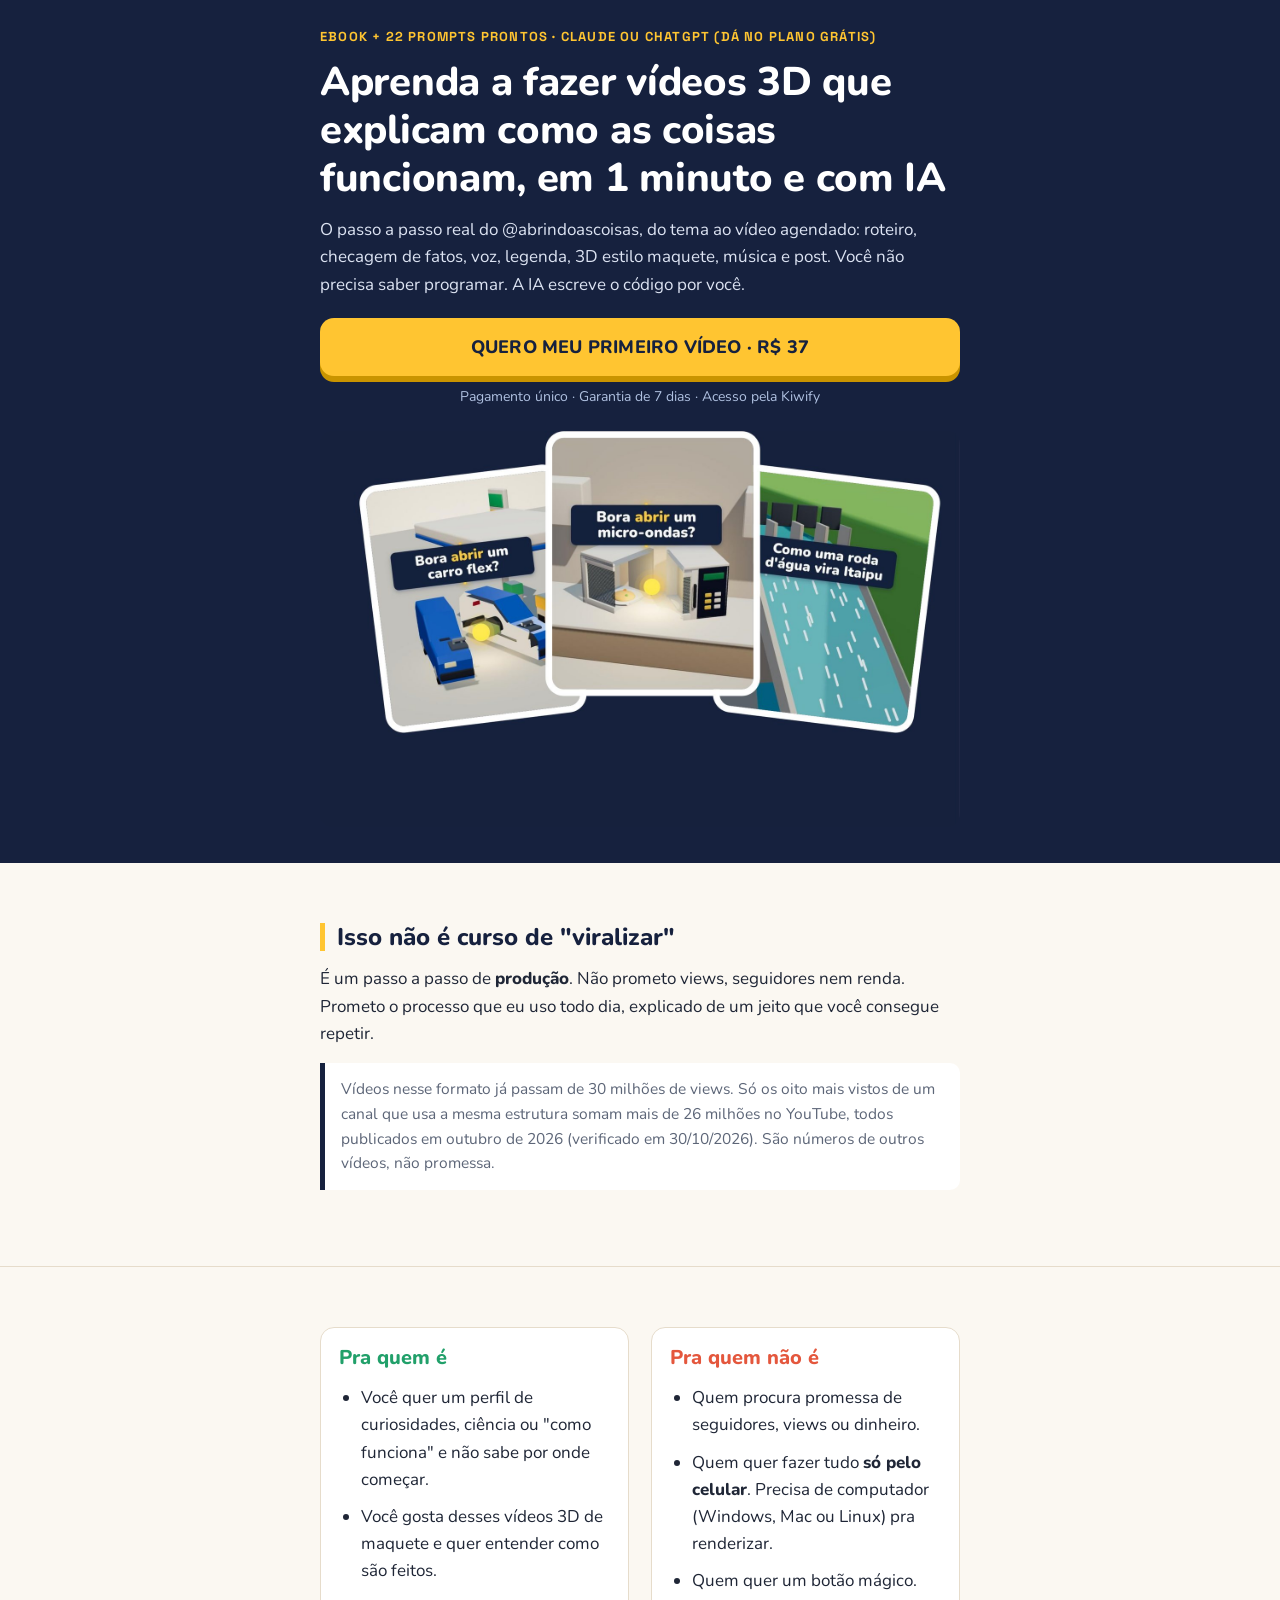
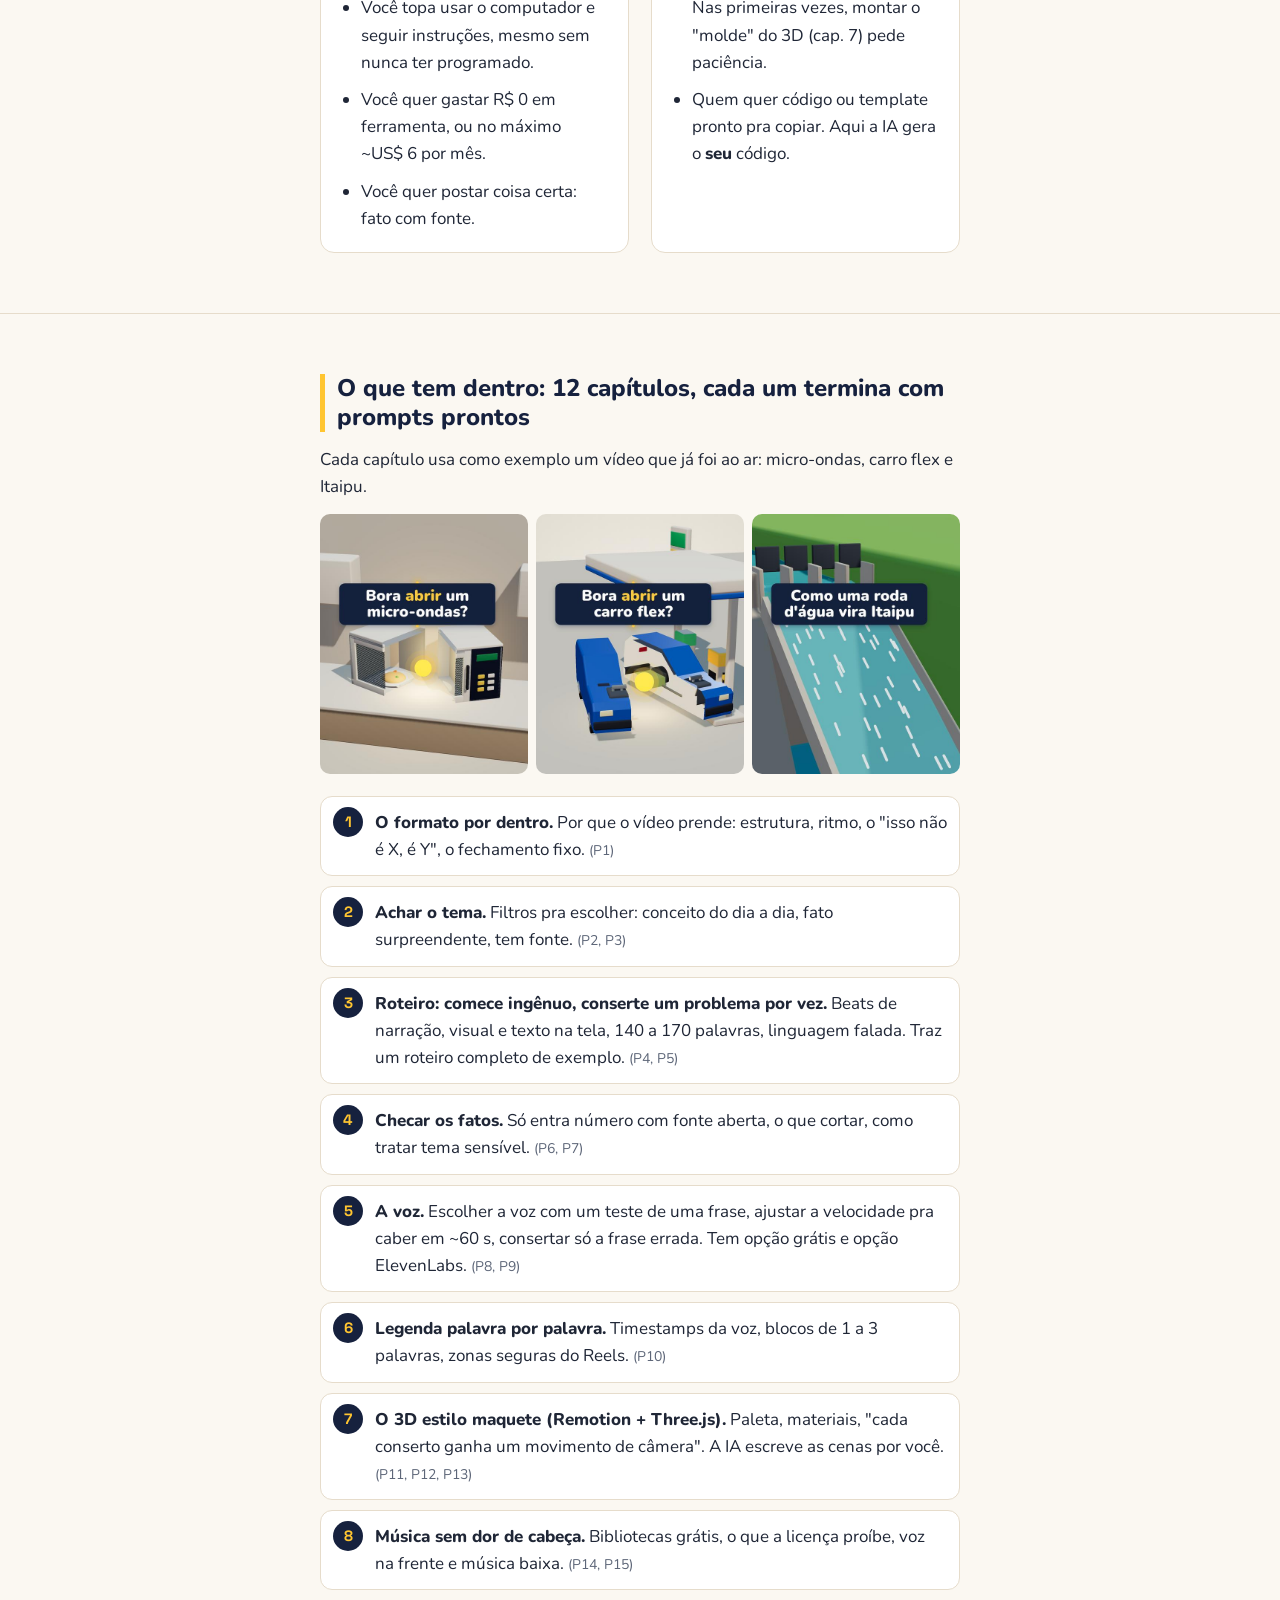
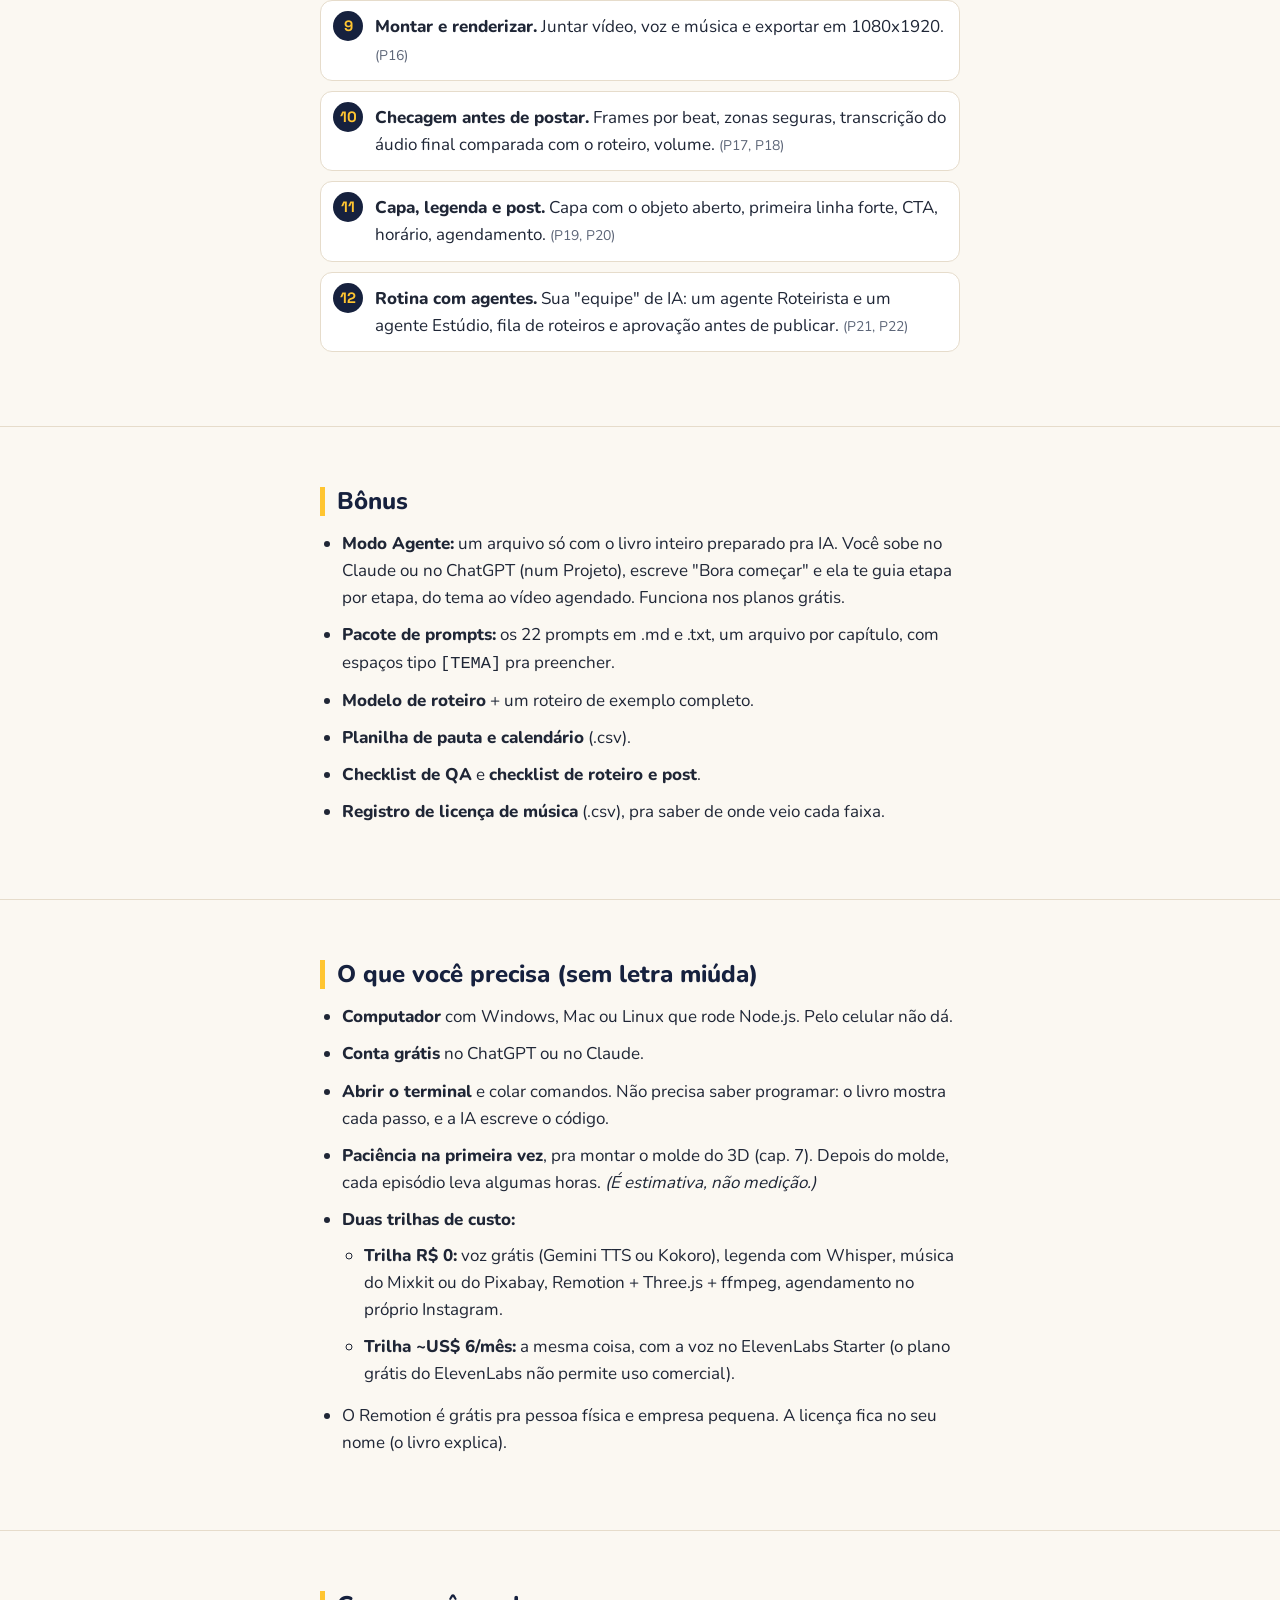
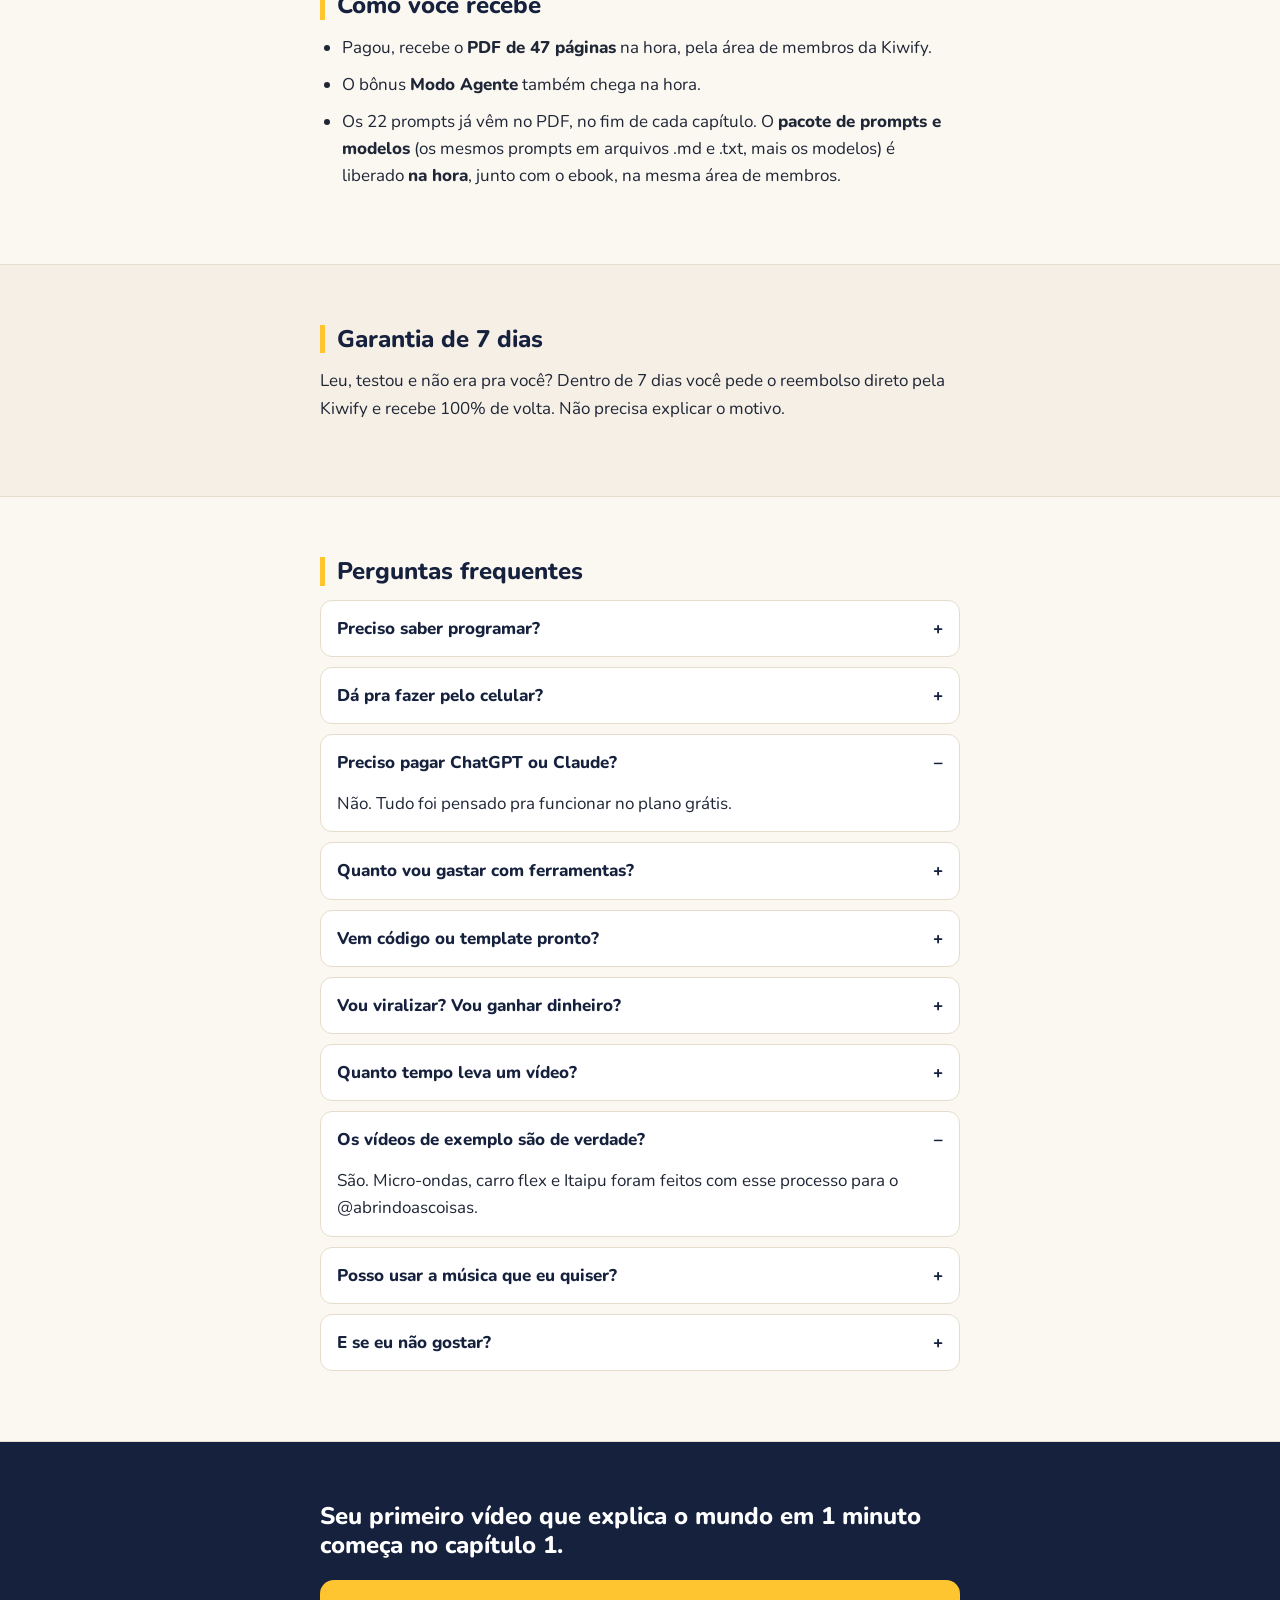
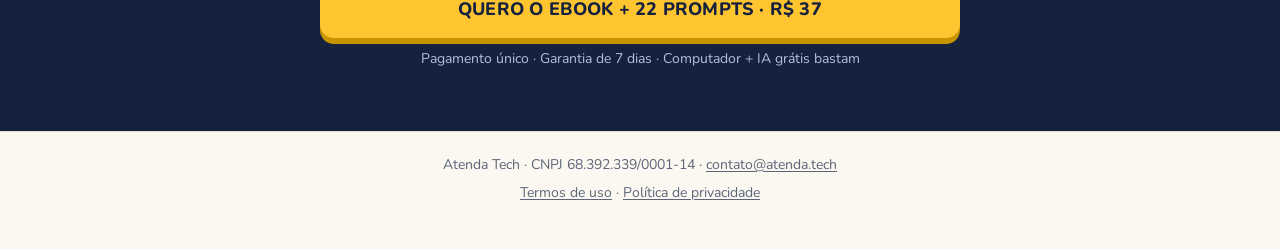
<file: index.html>
<!doctype html>
<html lang="pt-BR">
<head>
<meta charset="utf-8">
<meta name="viewport" content="width=device-width, initial-scale=1">
<meta name="robots" content="noindex">
<title>Bora abrir? · Ebook + 22 prompts</title>
<meta name="description" content="O passo a passo real do @abrindoascoisas, do tema ao vídeo agendado: roteiro, checagem de fatos, voz, legenda, 3D estilo maquete, música e post.">
<!-- Meta Pixel Code -->
<script>
!function(f,b,e,v,n,t,s)
{if(f.fbq)return;n=f.fbq=function(){n.callMethod?
n.callMethod.apply(n,arguments):n.queue.push(arguments)};
if(!f._fbq)f._fbq=n;n.push=n;n.loaded=!0;n.version='2.0';
n.queue=[];t=b.createElement(e);t.async=!0;
t.src=v;s=b.getElementsByTagName(e)[0];
s.parentNode.insertBefore(t,s)}(window, document,'script',
'https://connect.facebook.net/en_US/fbevents.js');
fbq('init', '1760798091666760');
fbq('track', 'PageView');
</script>
<noscript><img height="1" width="1" style="display:none" alt=""
src="https://www.facebook.com/tr?id=1760798091666760&ev=PageView&noscript=1"></noscript>
<!-- End Meta Pixel Code -->
<style>
@font-face{font-family:"Nunito";src:url(fonts/Nunito-Regular.ttf);font-weight:400;font-display:swap}
@font-face{font-family:"Nunito";src:url(fonts/Nunito-Bold.ttf);font-weight:700;font-display:swap}
@font-face{font-family:"Nunito";src:url(fonts/Nunito-ExtraBold.ttf);font-weight:800;font-display:swap}
@font-face{font-family:"Grotesk";src:url(fonts/SpaceGrotesk-Bold.ttf);font-weight:700;font-display:swap}
:root{--navy:#16213E;--yellow:#FFC531;--cream:#F5EFE6;--ink:#1F2636;--muted:#5D6678;--green:#21A06A;--coral:#E4573D;--line:#E6DCCB}
*{box-sizing:border-box}
html{-webkit-text-size-adjust:100%}
body{margin:0;font-family:"Nunito",system-ui,-apple-system,"Segoe UI",Roboto,sans-serif;font-size:17px;line-height:1.6;color:var(--ink);background:#FBF8F2}
img{max-width:100%;height:auto;display:block}
.wrap{max-width:680px;margin:0 auto;padding:0 20px}
section{padding:44px 0;border-bottom:1px solid var(--line)}
h1,h2,h3{font-family:"Nunito",sans-serif;font-weight:800;line-height:1.2;margin:0 0 14px;color:var(--navy)}
h1{font-size:30px;color:#fff;letter-spacing:-.3px}
h2{font-size:24px;padding-left:12px;border-left:5px solid var(--yellow)}
h3{font-size:22px}
p{margin:0 0 14px}
ul,ol{margin:0 0 14px;padding-left:22px}
li{margin:0 0 10px}
strong{font-weight:800}
.draft-banner{background:var(--coral);color:#fff;text-align:center;font:700 13px/1.4 "Grotesk",sans-serif;padding:8px 12px;letter-spacing:.3px}
.draft-note{display:block;background:#FFF6D6;border:2px dashed #E0A800;color:#5A4500;font:700 13px/1.45 "Grotesk",ui-monospace,monospace;padding:8px 10px;border-radius:8px;margin:10px 0}
/* hero */
.hero{background:var(--navy);color:#DCE3F2;padding:28px 0 36px;border:0}
.kicker{font:700 13px/1.4 "Grotesk",sans-serif;letter-spacing:1.2px;text-transform:uppercase;color:var(--yellow);margin-bottom:12px}
.hero .sub{font-size:17px;color:#DCE3F2}
.hero img{margin:22px auto 0;border-radius:14px}
/* buttons */
.cta{display:block;text-align:center;background:var(--yellow);color:var(--navy);font:800 18px/1.25 "Nunito",sans-serif;text-decoration:none;padding:18px 16px;border-radius:14px;box-shadow:0 6px 0 #C99400;margin:20px 0 10px;text-transform:uppercase;letter-spacing:.2px}
.cta:active{transform:translateY(3px);box-shadow:0 3px 0 #C99400}
.cta-small{display:block;text-align:center;font-size:14px;color:var(--muted)}
.hero .cta-small{color:#AFC0E0}
.btn-ghost{display:block;text-align:center;border:2px solid var(--navy);color:var(--navy);font-weight:800;text-decoration:none;padding:14px;border-radius:12px;margin:18px 0 0}
/* blocks */
blockquote{margin:16px 0;padding:14px 16px;background:#fff;border-left:5px solid var(--navy);border-radius:0 10px 10px 0;font-size:15.5px;color:var(--muted)}
.two{display:grid;gap:22px}
.card{background:#fff;border:1px solid var(--line);border-radius:14px;padding:18px 18px 6px}
.card.yes h3{color:var(--green)} .card.no h3{color:var(--coral)}
.card h3{font-size:20px}
.chapters{list-style:none;padding:0;counter-reset:c}
.chapters li{counter-increment:c;position:relative;padding:12px 12px 12px 54px;background:#fff;border:1px solid var(--line);border-radius:12px}
.chapters li::before{content:counter(c);position:absolute;left:12px;top:10px;width:30px;height:30px;border-radius:50%;background:var(--navy);color:var(--yellow);font:700 15px/30px "Grotesk",sans-serif;text-align:center}
.chapters em{color:var(--muted);font-style:normal;font-size:14px}
.guarantee{background:var(--cream)}
.faq details{background:#fff;border:1px solid var(--line);border-radius:12px;margin:0 0 10px;padding:0 16px}
.faq summary{cursor:pointer;font-weight:800;padding:14px 0;list-style:none;color:var(--navy)}
.faq summary::-webkit-details-marker{display:none}
.faq summary::after{content:"+";float:right;font-weight:800}
.faq details[open] summary::after{content:"–"}
.final{background:var(--navy);border:0}
.final h3{color:#fff;font-size:24px}
.final .cta-small{color:#AFC0E0}
footer{border-top:1px solid var(--line);padding:22px 0 40px;font-size:14px;color:var(--muted);text-align:center}
footer p{margin:0 0 6px}footer a{color:var(--muted);text-decoration-thickness:1px;text-underline-offset:2px}
.thumbs{display:grid;grid-template-columns:repeat(3,1fr);gap:8px;margin-top:14px}
.thumbs img{border-radius:10px}
@media (min-width:760px){h1{font-size:40px}.two{grid-template-columns:1fr 1fr}section{padding:60px 0}}
</style>
</head>
<body>


<!-- Dobra 1 -->
<section class="hero">
  <div class="wrap">
    <div class="kicker">Ebook + 22 prompts prontos · Claude ou ChatGPT (dá no plano grátis)</div>
   
    <h1>Aprenda a fazer vídeos 3D que explicam como as coisas funcionam, em 1 minuto e com IA</h1>
    <p class="sub">O passo a passo real do @abrindoascoisas, do tema ao vídeo agendado: roteiro, checagem de fatos, voz, legenda, 3D estilo maquete, música e post. Você não precisa saber programar. A IA escreve o código por você.</p>
    <a class="cta" href="https://pay.kiwify.com.br/J2gz8uM" data-checkout>Quero meu primeiro vídeo · R$&nbsp;37</a>
    <span class="cta-small">Pagamento único · Garantia de 7 dias · Acesso pela Kiwify</span>
    <img src="img/cover-phones.jpg" width="1500" height="928" alt="Capas dos vídeos do micro-ondas, do carro flex e de Itaipu, feitos com esse processo">
  </div>
</section>

<section>
  <div class="wrap">
    <h2>Isso não é curso de "viralizar"</h2>
    <p>É um passo a passo de <strong>produção</strong>. Não prometo views, seguidores nem renda. Prometo o processo que eu uso todo dia, explicado de um jeito que você consegue repetir.</p>
    <blockquote>Vídeos nesse formato já passam de 30 milhões de views. Só os oito mais vistos de um canal que usa a mesma estrutura somam mais de 26 milhões no YouTube, todos publicados em outubro de 2026 (verificado em 30/10/2026). São números de outros vídeos, não promessa.</blockquote>
  </div>
</section>

<section>
  <div class="wrap two">
    <div class="card yes">
      <h3>Pra quem é</h3>
      <ul>
        <li>Você quer um perfil de curiosidades, ciência ou "como funciona" e não sabe por onde começar.</li>
        <li>Você gosta desses vídeos 3D de maquete e quer entender como são feitos.</li>
        <li>Você topa usar o computador e seguir instruções, mesmo sem nunca ter programado.</li>
        <li>Você quer gastar R$&nbsp;0 em ferramenta, ou no máximo ~US$&nbsp;6 por mês.</li>
        <li>Você quer postar coisa certa: fato com fonte.</li>
      </ul>
    </div>
    <div class="card no">
      <h3>Pra quem não é</h3>
      <ul>
        <li>Quem procura promessa de seguidores, views ou dinheiro.</li>
        <li>Quem quer fazer tudo <strong>só pelo celular</strong>. Precisa de computador (Windows, Mac ou Linux) pra renderizar.</li>
        <li>Quem quer um botão mágico. Nas primeiras vezes, montar o "molde" do 3D (cap. 7) pede paciência.</li>
        <li>Quem quer código ou template pronto pra copiar. Aqui a IA gera o <strong>seu</strong> código.</li>
      </ul>
    </div>
  </div>
</section>

<section>
  <div class="wrap">
    <h2>O que tem dentro: 12 capítulos, cada um termina com prompts prontos</h2>
    <p>Cada capítulo usa como exemplo um vídeo que já foi ao ar: micro-ondas, carro flex e Itaipu.</p>
    <div class="thumbs">
      <img src="img/cover-micro.jpg" width="560" height="700" alt="Vídeo: Bora abrir um micro-ondas?" loading="lazy">
      <img src="img/cover-carro.jpg" width="560" height="700" alt="Vídeo: Bora abrir um carro flex?" loading="lazy">
      <img src="img/cover-itaipu.jpg" width="560" height="700" alt="Vídeo: Como uma roda d'água vira Itaipu" loading="lazy">
    </div>
    <ol class="chapters" style="margin-top:22px">
      <li><strong>O formato por dentro.</strong> Por que o vídeo prende: estrutura, ritmo, o "isso não é X, é Y", o fechamento fixo. <em>(P1)</em></li>
      <li><strong>Achar o tema.</strong> Filtros pra escolher: conceito do dia a dia, fato surpreendente, tem fonte. <em>(P2, P3)</em></li>
      <li><strong>Roteiro: comece ingênuo, conserte um problema por vez.</strong> Beats de narração, visual e texto na tela, 140 a 170 palavras, linguagem falada. Traz um roteiro completo de exemplo. <em>(P4, P5)</em></li>
      <li><strong>Checar os fatos.</strong> Só entra número com fonte aberta, o que cortar, como tratar tema sensível. <em>(P6, P7)</em></li>
      <li><strong>A voz.</strong> Escolher a voz com um teste de uma frase, ajustar a velocidade pra caber em ~60 s, consertar só a frase errada. Tem opção grátis e opção ElevenLabs. <em>(P8, P9)</em></li>
      <li><strong>Legenda palavra por palavra.</strong> Timestamps da voz, blocos de 1 a 3 palavras, zonas seguras do Reels. <em>(P10)</em></li>
      <li><strong>O 3D estilo maquete (Remotion + Three.js).</strong> Paleta, materiais, "cada conserto ganha um movimento de câmera". A IA escreve as cenas por você. <em>(P11, P12, P13)</em></li>
      <li><strong>Música sem dor de cabeça.</strong> Bibliotecas grátis, o que a licença proíbe, voz na frente e música baixa. <em>(P14, P15)</em></li>
      <li><strong>Montar e renderizar.</strong> Juntar vídeo, voz e música e exportar em 1080x1920. <em>(P16)</em></li>
      <li><strong>Checagem antes de postar.</strong> Frames por beat, zonas seguras, transcrição do áudio final comparada com o roteiro, volume. <em>(P17, P18)</em></li>
      <li><strong>Capa, legenda e post.</strong> Capa com o objeto aberto, primeira linha forte, CTA, horário, agendamento. <em>(P19, P20)</em></li>
      <li><strong>Rotina com agentes.</strong> Sua "equipe" de IA: um agente Roteirista e um agente Estúdio, fila de roteiros e aprovação antes de publicar. <em>(P21, P22)</em></li>
    </ol>
  </div>
</section>

<section>
  <div class="wrap">
    <h2>Bônus</h2>
    <ul>
      <li><strong>Modo Agente:</strong> um arquivo só com o livro inteiro preparado pra IA. Você sobe no Claude ou no ChatGPT (num Projeto), escreve "Bora começar" e ela te guia etapa por etapa, do tema ao vídeo agendado. Funciona nos planos grátis.</li>
      <li><strong>Pacote de prompts:</strong> os 22 prompts em .md e .txt, um arquivo por capítulo, com espaços tipo <code>[TEMA]</code> pra preencher.</li>
      <li><strong>Modelo de roteiro</strong> + um roteiro de exemplo completo.</li>
      <li><strong>Planilha de pauta e calendário</strong> (.csv).</li>
      <li><strong>Checklist de QA</strong> e <strong>checklist de roteiro e post</strong>.</li>
      <li><strong>Registro de licença de música</strong> (.csv), pra saber de onde veio cada faixa.</li>
    </ul>
  </div>
</section>

<section>
  <div class="wrap">
    <h2>O que você precisa (sem letra miúda)</h2>
    <ul>
      <li><strong>Computador</strong> com Windows, Mac ou Linux que rode Node.js. Pelo celular não dá.</li>
      <li><strong>Conta grátis</strong> no ChatGPT ou no Claude.</li>
      <li><strong>Abrir o terminal</strong> e colar comandos. Não precisa saber programar: o livro mostra cada passo, e a IA escreve o código.</li>
      <li><strong>Paciência na primeira vez</strong>, pra montar o molde do 3D (cap. 7). Depois do molde, cada episódio leva algumas horas. <em>(É estimativa, não medição.)</em></li>
      <li><strong>Duas trilhas de custo:</strong>
        <ul style="margin-top:8px">
          <li><strong>Trilha R$&nbsp;0:</strong> voz grátis (Gemini TTS ou Kokoro), legenda com Whisper, música do Mixkit ou do Pixabay, Remotion + Three.js + ffmpeg, agendamento no próprio Instagram.</li>
          <li><strong>Trilha ~US$&nbsp;6/mês:</strong> a mesma coisa, com a voz no ElevenLabs Starter (o plano grátis do ElevenLabs não permite uso comercial).</li>
        </ul>
      </li>
      <li>O Remotion é grátis pra pessoa física e empresa pequena. A licença fica no seu nome (o livro explica).</li>
    </ul>
  </div>
</section>

<section>
  <div class="wrap">
    <h2>Como você recebe</h2>
    <ul>
      <li>Pagou, recebe o <strong>PDF de 47 páginas</strong> na hora, pela área de membros da Kiwify.</li>
      <li>O bônus <strong>Modo Agente</strong> também chega na hora.</li>
      <li>Os 22 prompts já vêm no PDF, no fim de cada capítulo. O <strong>pacote de prompts e modelos</strong> (os mesmos prompts em arquivos .md e .txt, mais os modelos) é liberado <strong>na hora</strong>, junto com o ebook, na mesma área de membros.</li>
    </ul>
  </div>
</section>

<section class="guarantee">
  <div class="wrap">
    <h2>Garantia de 7 dias</h2>
    <p>Leu, testou e não era pra você? Dentro de 7 dias você pede o reembolso direto pela Kiwify e recebe 100% de volta. Não precisa explicar o motivo.</p>
  </div>
</section>

<section class="faq">
  <div class="wrap">
    <h2>Perguntas frequentes</h2>
    <details><summary>Preciso saber programar?</summary><p>Não. Você vai abrir o terminal e colar o que a IA escrever. O livro mostra cada passo, e o capítulo 7 ensina a pedir e corrigir as cenas 3D.</p></details>
    <details><summary>Dá pra fazer pelo celular?</summary><p>Não. A renderização roda no computador (Windows, Mac ou Linux).</p></details>
    <details open><summary>Preciso pagar ChatGPT ou Claude?</summary><p>Não. Tudo foi pensado pra funcionar no plano grátis.</p></details>
    <details><summary>Quanto vou gastar com ferramentas?</summary><p>R$&nbsp;0 na trilha grátis, ou ~US$&nbsp;6/mês se quiser a voz do ElevenLabs.</p></details>
    <details><summary>Vem código ou template pronto?</summary><p>Não. A IA gera o código do seu projeto, a partir dos prompts do capítulo 7. Assim o vídeo fica com a sua cara, e você entende o que está rodando.</p></details>
    <details><summary>Vou viralizar? Vou ganhar dinheiro?</summary><p>Não dá pra prometer isso, e desconfie de quem promete. O livro ensina a produzir bem e com fatos certos. O alcance depende de tema, constância e de coisas que ninguém controla.</p></details>
    <details><summary>Quanto tempo leva um vídeo?</summary><p>O primeiro demora mais, por causa do molde do 3D. Depois, algumas horas por episódio (estimativa).</p></details>
    <details open><summary>Os vídeos de exemplo são de verdade?</summary><p>São. Micro-ondas, carro flex e Itaipu foram feitos com esse processo para o @abrindoascoisas.</p></details>
    <details><summary>Posso usar a música que eu quiser?</summary><p>O capítulo 8 mostra onde achar música grátis, como ler a licença e como guardar o registro de cada faixa.</p></details>
    <details><summary>E se eu não gostar?</summary><p>Garantia de 7 dias pela Kiwify, sem precisar dizer o motivo.</p></details>
  </div>
</section>

<section class="final">
  <div class="wrap">
    <h3>Seu primeiro vídeo que explica o mundo em 1 minuto começa no capítulo 1.</h3>
    <a class="cta" href="https://pay.kiwify.com.br/J2gz8uM" data-checkout>Quero o ebook + 22 prompts · R$&nbsp;37</a>
    <span class="cta-small">Pagamento único · Garantia de 7 dias · Computador + IA grátis bastam</span>
   
  </div>
</section>

<footer>
  <div class="wrap">
    <p>Atenda Tech · CNPJ 68.392.339/0001-14 · <a href="mailto:contato@atenda.tech">contato@atenda.tech</a></p>
    <p><a href="/termos/">Termos de uso</a> · <a href="/privacidade/">Política de privacidade</a></p>
  </div>
</footer>

<script>
/* Repassa UTMs + src/sck da URL da página para os botões de checkout (Kiwify aceita esses parâmetros)
   e dispara InitiateCheckout no pixel ao clicar em qualquer botão de compra. */
(function(){
  var keep=["utm_source","utm_medium","utm_campaign","utm_content","utm_term","src","sck"];
  var here=new URLSearchParams(location.search);
  document.querySelectorAll("a[data-checkout]").forEach(function(a){
    var u=new URL(a.href);
    keep.forEach(function(k){ var v=here.get(k); if(v) u.searchParams.set(k,v); });
    a.href=u.toString();
    a.addEventListener("click",function(){ if(window.fbq) fbq("track","InitiateCheckout"); });
  });
})();
</script>
</body>
</html>
</file>
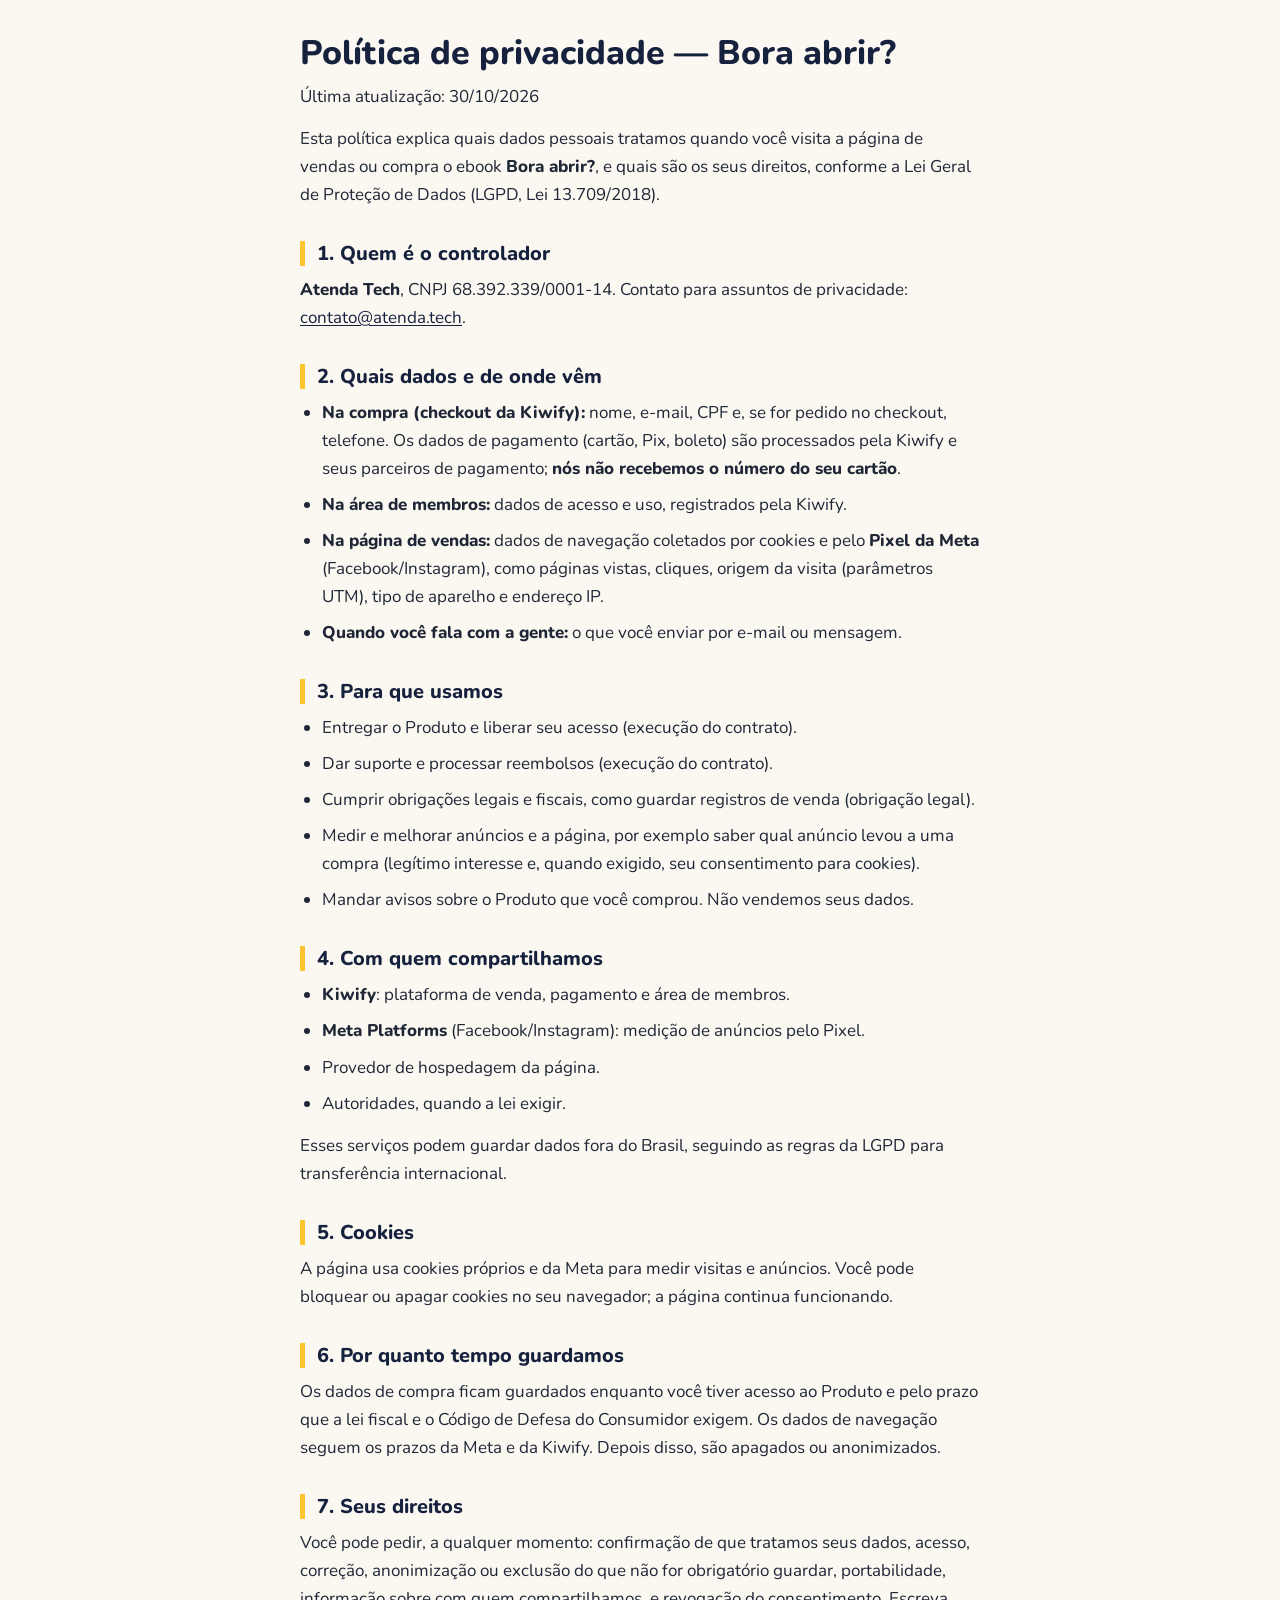
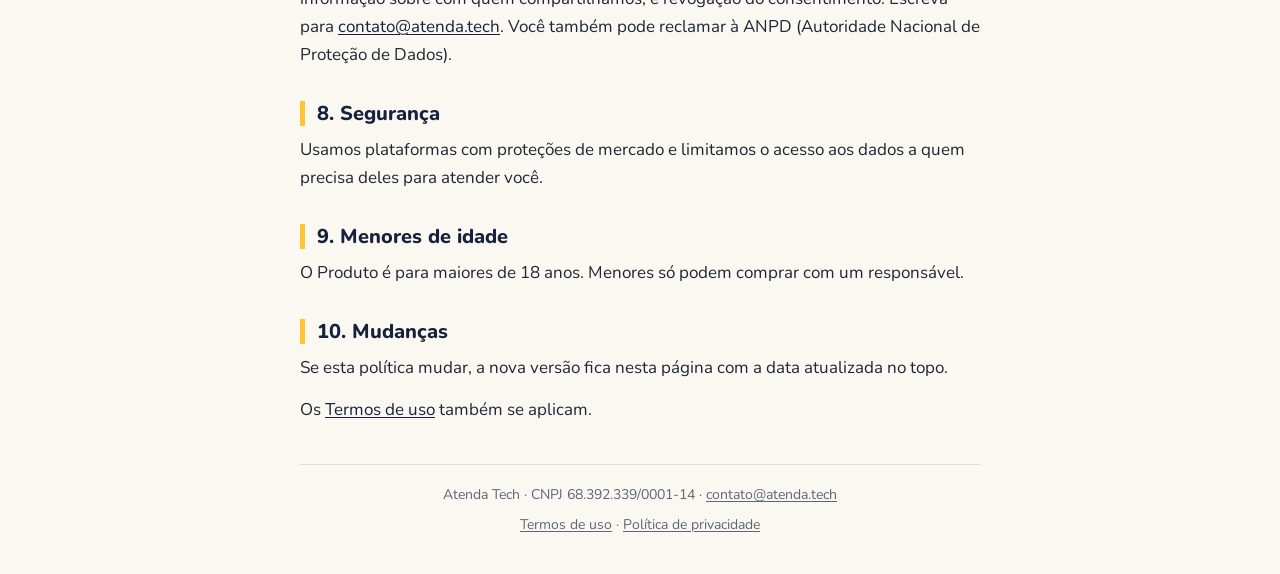
<file: privacidade/index.html>
<!doctype html>
<html lang="pt-BR">
<head>
<meta charset="utf-8">
<meta name="viewport" content="width=device-width, initial-scale=1">
<title>Política de privacidade — Bora abrir?</title>
<link rel="stylesheet" href="../assets/site.css">
</head>
<body>
<main class="wrap">
<h1>Política de privacidade — Bora abrir?</h1>
<p>Última atualização: 30/10/2026</p>
<p>Esta política explica quais dados pessoais tratamos quando você visita a página de vendas ou compra o ebook <strong>Bora abrir?</strong>, e quais são os seus direitos, conforme a Lei Geral de Proteção de Dados (LGPD, Lei 13.709/2018).</p>
<h2>1. Quem é o controlador</h2>
<p><strong>Atenda Tech</strong>, CNPJ 68.392.339/0001-14. Contato para assuntos de privacidade: <a href="mailto:contato@atenda.tech">contato@atenda.tech</a>.</p>
<h2>2. Quais dados e de onde vêm</h2>
<ul>
<li><strong>Na compra (checkout da Kiwify):</strong> nome, e-mail, CPF e, se for pedido no checkout, telefone. Os dados de pagamento (cartão, Pix, boleto) são processados pela Kiwify e seus parceiros de pagamento; <strong>nós não recebemos o número do seu cartão</strong>.</li>
<li><strong>Na área de membros:</strong> dados de acesso e uso, registrados pela Kiwify.</li>
<li><strong>Na página de vendas:</strong> dados de navegação coletados por cookies e pelo <strong>Pixel da Meta</strong> (Facebook/Instagram), como páginas vistas, cliques, origem da visita (parâmetros UTM), tipo de aparelho e endereço IP.</li>
<li><strong>Quando você fala com a gente:</strong> o que você enviar por e-mail ou mensagem.</li>
</ul>
<h2>3. Para que usamos</h2>
<ul>
<li>Entregar o Produto e liberar seu acesso (execução do contrato).</li>
<li>Dar suporte e processar reembolsos (execução do contrato).</li>
<li>Cumprir obrigações legais e fiscais, como guardar registros de venda (obrigação legal).</li>
<li>Medir e melhorar anúncios e a página, por exemplo saber qual anúncio levou a uma compra (legítimo interesse e, quando exigido, seu consentimento para cookies).</li>
<li>Mandar avisos sobre o Produto que você comprou. Não vendemos seus dados.</li>
</ul>
<h2>4. Com quem compartilhamos</h2>
<ul>
<li><strong>Kiwify</strong>: plataforma de venda, pagamento e área de membros.</li>
<li><strong>Meta Platforms</strong> (Facebook/Instagram): medição de anúncios pelo Pixel.</li>
<li>Provedor de hospedagem da página.</li>
<li>Autoridades, quando a lei exigir.</li>
</ul>
<p>Esses serviços podem guardar dados fora do Brasil, seguindo as regras da LGPD para transferência internacional.</p>
<h2>5. Cookies</h2>
<p>A página usa cookies próprios e da Meta para medir visitas e anúncios. Você pode bloquear ou apagar cookies no seu navegador; a página continua funcionando.</p>
<h2>6. Por quanto tempo guardamos</h2>
<p>Os dados de compra ficam guardados enquanto você tiver acesso ao Produto e pelo prazo que a lei fiscal e o Código de Defesa do Consumidor exigem. Os dados de navegação seguem os prazos da Meta e da Kiwify. Depois disso, são apagados ou anonimizados.</p>
<h2>7. Seus direitos</h2>
<p>Você pode pedir, a qualquer momento: confirmação de que tratamos seus dados, acesso, correção, anonimização ou exclusão do que não for obrigatório guardar, portabilidade, informação sobre com quem compartilhamos, e revogação do consentimento. Escreva para <a href="mailto:contato@atenda.tech">contato@atenda.tech</a>. Você também pode reclamar à ANPD (Autoridade Nacional de Proteção de Dados).</p>
<h2>8. Segurança</h2>
<p>Usamos plataformas com proteções de mercado e limitamos o acesso aos dados a quem precisa deles para atender você.</p>
<h2>9. Menores de idade</h2>
<p>O Produto é para maiores de 18 anos. Menores só podem comprar com um responsável.</p>
<h2>10. Mudanças</h2>
<p>Se esta política mudar, a nova versão fica nesta página com a data atualizada no topo.</p>
<p>Os <a href="https://bora.atenda.tech/termos">Termos de uso</a> também se aplicam.</p>
<footer><p>Atenda Tech · CNPJ 68.392.339/0001-14 · <a href="mailto:contato@atenda.tech">contato@atenda.tech</a></p><p><a href="../termos/">Termos de uso</a> · <a href="../privacidade/">Política de privacidade</a></p></footer>
</main>
</body>
</html>
</file>
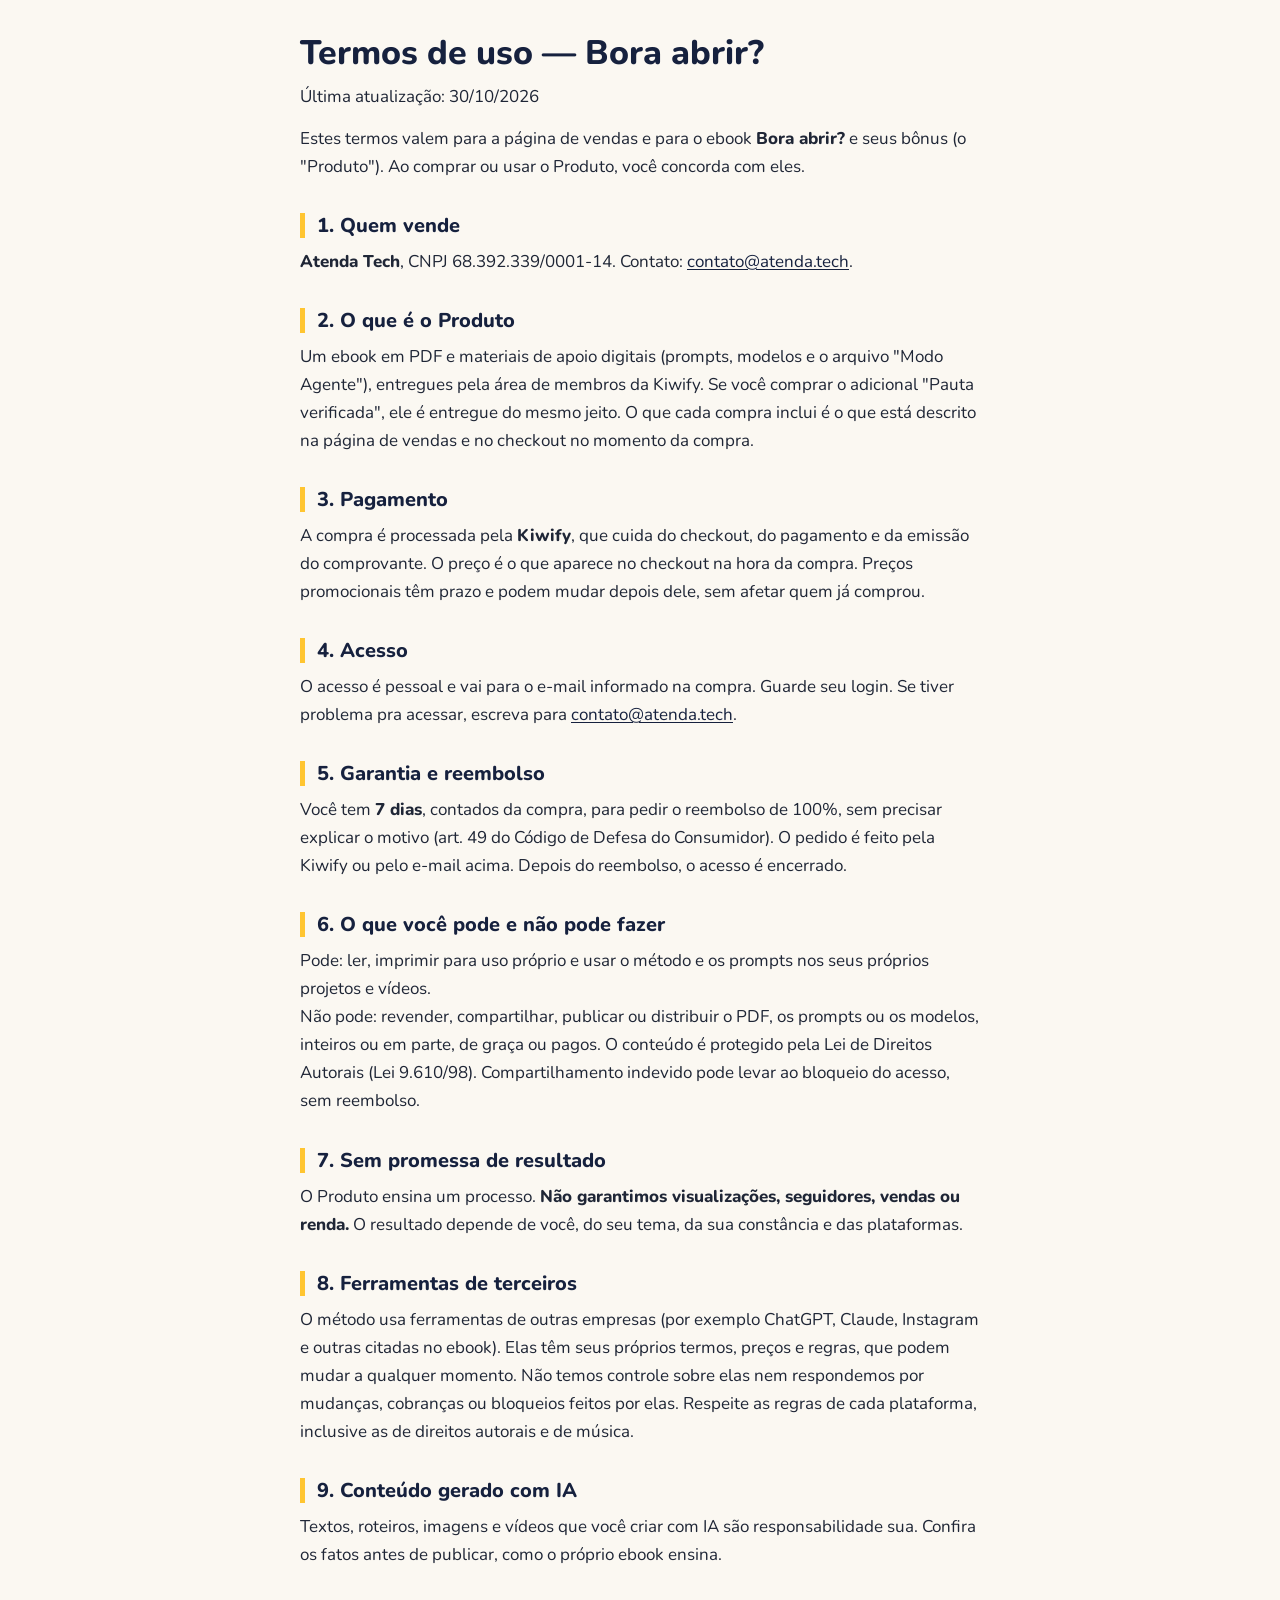
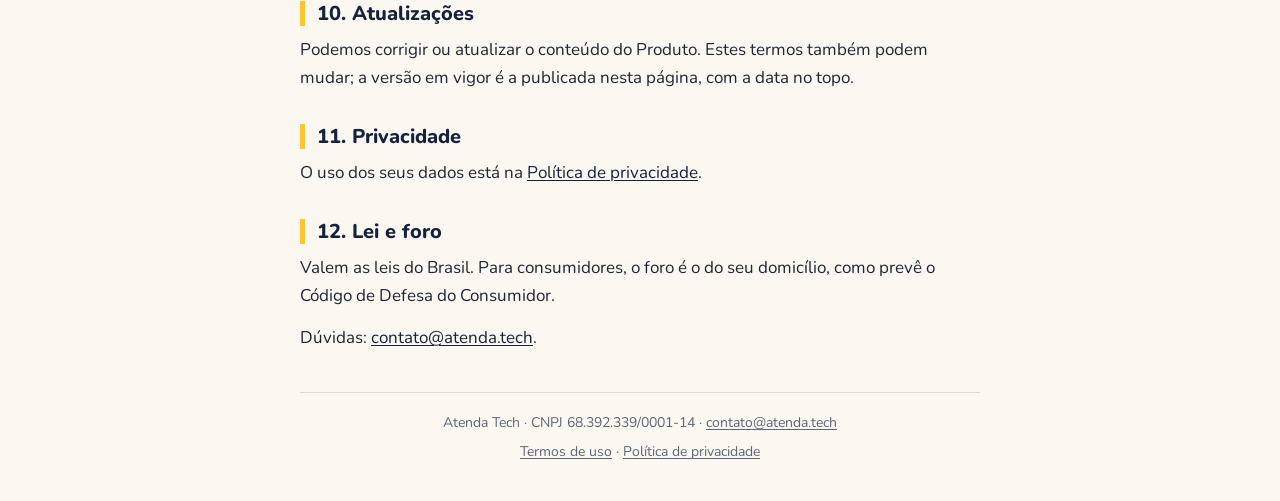
<file: termos/index.html>
<!doctype html>
<html lang="pt-BR">
<head>
<meta charset="utf-8">
<meta name="viewport" content="width=device-width, initial-scale=1">
<title>Termos de uso — Bora abrir?</title>
<link rel="stylesheet" href="../assets/site.css">
</head>
<body>
<main class="wrap">
<h1>Termos de uso — Bora abrir?</h1>
<p>Última atualização: 30/10/2026</p>
<p>Estes termos valem para a página de vendas e para o ebook <strong>Bora abrir?</strong> e seus bônus (o "Produto"). Ao comprar ou usar o Produto, você concorda com eles.</p>
<h2>1. Quem vende</h2>
<p><strong>Atenda Tech</strong>, CNPJ 68.392.339/0001-14. Contato: <a href="mailto:contato@atenda.tech">contato@atenda.tech</a>.</p>
<h2>2. O que é o Produto</h2>
<p>Um ebook em PDF e materiais de apoio digitais (prompts, modelos e o arquivo "Modo Agente"), entregues pela área de membros da Kiwify. Se você comprar o adicional "Pauta verificada", ele é entregue do mesmo jeito. O que cada compra inclui é o que está descrito na página de vendas e no checkout no momento da compra.</p>
<h2>3. Pagamento</h2>
<p>A compra é processada pela <strong>Kiwify</strong>, que cuida do checkout, do pagamento e da emissão do comprovante. O preço é o que aparece no checkout na hora da compra. Preços promocionais têm prazo e podem mudar depois dele, sem afetar quem já comprou.</p>
<h2>4. Acesso</h2>
<p>O acesso é pessoal e vai para o e-mail informado na compra. Guarde seu login. Se tiver problema pra acessar, escreva para <a href="mailto:contato@atenda.tech">contato@atenda.tech</a>.</p>
<h2>5. Garantia e reembolso</h2>
<p>Você tem <strong>7 dias</strong>, contados da compra, para pedir o reembolso de 100%, sem precisar explicar o motivo (art. 49 do Código de Defesa do Consumidor). O pedido é feito pela Kiwify ou pelo e-mail acima. Depois do reembolso, o acesso é encerrado.</p>
<h2>6. O que você pode e não pode fazer</h2>
<p>Pode: ler, imprimir para uso próprio e usar o método e os prompts nos seus próprios projetos e vídeos.<br />
Não pode: revender, compartilhar, publicar ou distribuir o PDF, os prompts ou os modelos, inteiros ou em parte, de graça ou pagos. O conteúdo é protegido pela Lei de Direitos Autorais (Lei 9.610/98). Compartilhamento indevido pode levar ao bloqueio do acesso, sem reembolso.</p>
<h2>7. Sem promessa de resultado</h2>
<p>O Produto ensina um processo. <strong>Não garantimos visualizações, seguidores, vendas ou renda.</strong> O resultado depende de você, do seu tema, da sua constância e das plataformas.</p>
<h2>8. Ferramentas de terceiros</h2>
<p>O método usa ferramentas de outras empresas (por exemplo ChatGPT, Claude, Instagram e outras citadas no ebook). Elas têm seus próprios termos, preços e regras, que podem mudar a qualquer momento. Não temos controle sobre elas nem respondemos por mudanças, cobranças ou bloqueios feitos por elas. Respeite as regras de cada plataforma, inclusive as de direitos autorais e de música.</p>
<h2>9. Conteúdo gerado com IA</h2>
<p>Textos, roteiros, imagens e vídeos que você criar com IA são responsabilidade sua. Confira os fatos antes de publicar, como o próprio ebook ensina.</p>
<h2>10. Atualizações</h2>
<p>Podemos corrigir ou atualizar o conteúdo do Produto. Estes termos também podem mudar; a versão em vigor é a publicada nesta página, com a data no topo.</p>
<h2>11. Privacidade</h2>
<p>O uso dos seus dados está na <a href="https://bora.atenda.tech/privacidade">Política de privacidade</a>.</p>
<h2>12. Lei e foro</h2>
<p>Valem as leis do Brasil. Para consumidores, o foro é o do seu domicílio, como prevê o Código de Defesa do Consumidor.</p>
<p>Dúvidas: <a href="mailto:contato@atenda.tech">contato@atenda.tech</a>.</p>
<footer><p>Atenda Tech · CNPJ 68.392.339/0001-14 · <a href="mailto:contato@atenda.tech">contato@atenda.tech</a></p><p><a href="../termos/">Termos de uso</a> · <a href="../privacidade/">Política de privacidade</a></p></footer>
</main>
</body>
</html>
</file>
<file: assets/site.css>
@font-face{font-family:"Nunito";src:url(../fonts/Nunito-Regular.ttf);font-weight:400;font-display:swap}
@font-face{font-family:"Nunito";src:url(../fonts/Nunito-Bold.ttf);font-weight:700;font-display:swap}
@font-face{font-family:"Nunito";src:url(../fonts/Nunito-ExtraBold.ttf);font-weight:800;font-display:swap}
:root{--navy:#16213E;--yellow:#FFC531;--ink:#1F2636;--muted:#5D6678;--line:#E6DCCB}
*{box-sizing:border-box}html{-webkit-text-size-adjust:100%}
body{margin:0;font-family:"Nunito",system-ui,-apple-system,"Segoe UI",Roboto,sans-serif;font-size:17px;line-height:1.65;color:var(--ink);background:#FBF8F2}
.wrap{max-width:720px;margin:0 auto;padding:32px 20px}
h1,h2{font-weight:800;line-height:1.25;color:var(--navy)}
h1{font-size:28px;margin:0 0 8px}
h2{font-size:20px;margin:32px 0 10px;padding-left:12px;border-left:5px solid var(--yellow)}
p{margin:0 0 14px}ul{margin:0 0 14px;padding-left:22px}li{margin:0 0 8px}strong{font-weight:800}
a{color:var(--navy);text-decoration-thickness:1px;text-underline-offset:2px;word-break:break-word}
footer{border-top:1px solid var(--line);margin-top:40px;padding-top:18px;font-size:14px;color:var(--muted);text-align:center}
footer p{margin:0 0 6px}footer a{color:var(--muted)}
.soon{min-height:70vh;display:flex;align-items:center;justify-content:center;font-size:32px;font-weight:800;color:var(--navy)}
@media (min-width:760px){h1{font-size:34px}}
</file>
